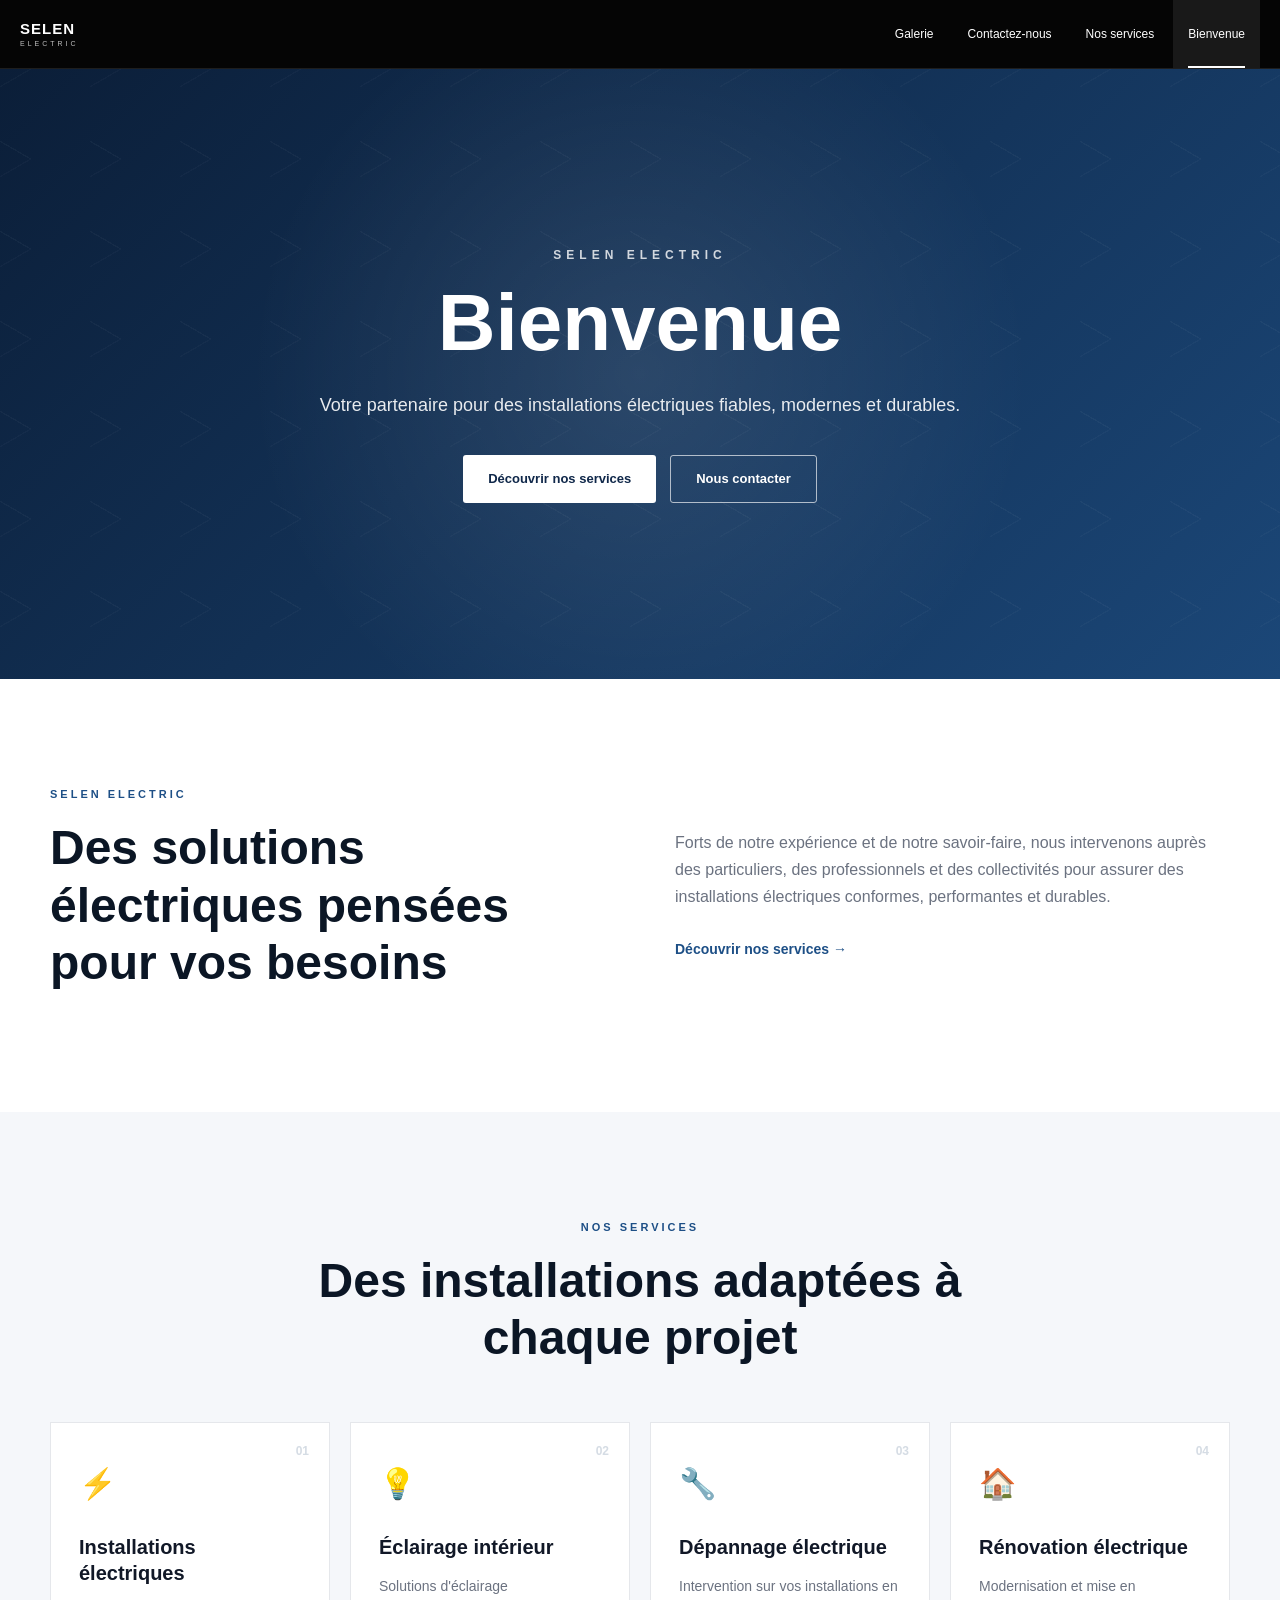
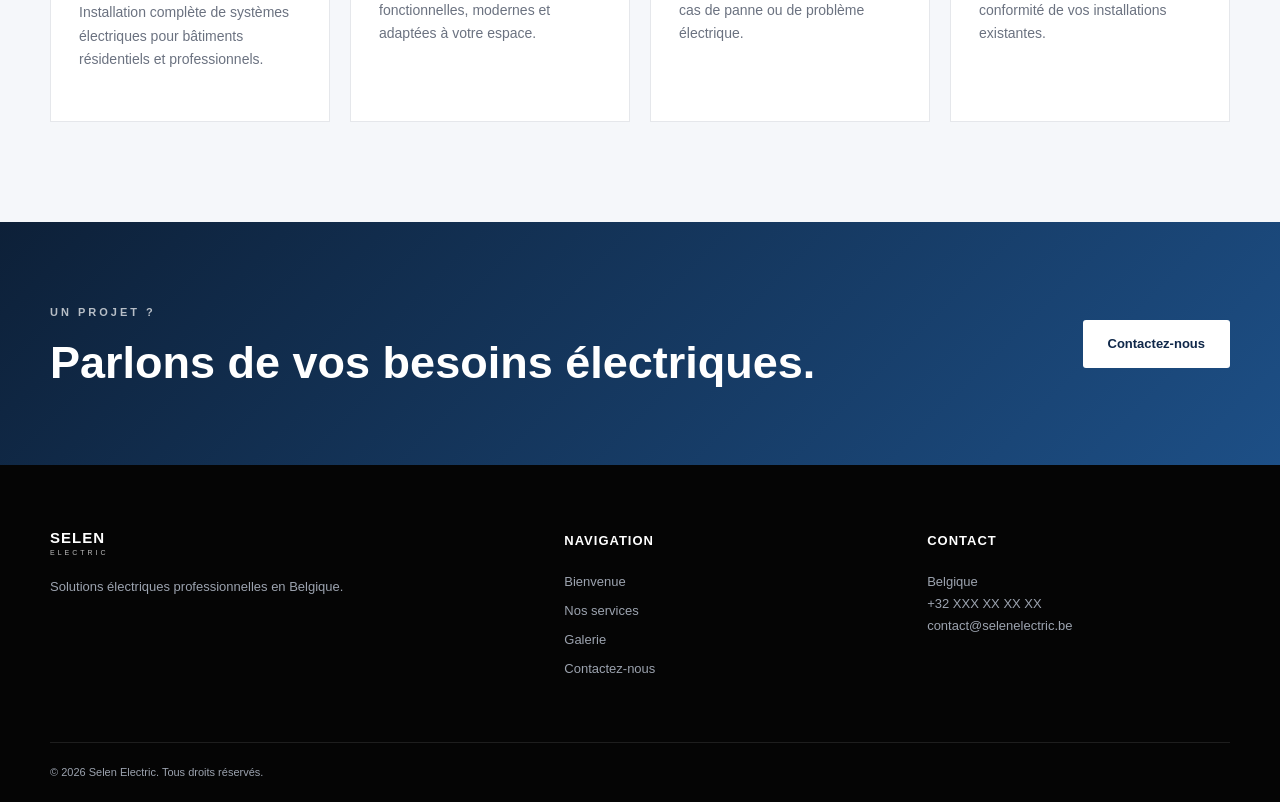
<file: index.html>
<!DOCTYPE html>
<html lang="fr">
<head>
    <meta charset="UTF-8">
    <meta name="viewport" content="width=device-width, initial-scale=1.0">

    <title>Selen Electric | Installations électriques en Belgique</title>

    <meta name="description"
          content="Selen Electric - Services et installations électriques pour particuliers, professionnels et collectivités en Belgique.">

    <link rel="stylesheet" href="style.css">
</head>

<body>

<!-- =========================
     NAVIGATION
========================= -->

<header class="site-header">

    <div class="header-inner">

        <a href="index.html" class="logo">
            <span>SELEN</span>
            <small>ELECTRIC</small>
        </a>

        <button class="menu-toggle" id="menuToggle" aria-label="Ouvrir le menu">
            <span></span>
            <span></span>
            <span></span>
        </button>

        <nav class="navigation" id="navigation">

            <a href="gallery.html">Galerie</a>

            <a href="contact.html">Contactez-nous</a>

            <a href="services.html">Nos services</a>

            <a href="index.html" class="active">Bienvenue</a>

        </nav>

    </div>

</header>


<!-- =========================
     HERO
========================= -->

<section class="hero">

    <div class="hero-pattern"></div>

    <div class="hero-content">

        <p class="hero-label">SELEN ELECTRIC</p>

        <h1>Bienvenue</h1>

        <p class="hero-subtitle">
            Votre partenaire pour des installations électriques
            fiables, modernes et durables.
        </p>

        <div class="hero-buttons">

            <a href="services.html" class="btn btn-primary">
                Découvrir nos services
            </a>

            <a href="contact.html" class="btn btn-outline">
                Nous contacter
            </a>

        </div>

    </div>

</section>


<!-- =========================
     INTRODUCTION
========================= -->

<section class="intro section">

    <div class="container">

        <div class="intro-grid">

            <div>

                <span class="section-label">
                    SELEN ELECTRIC
                </span>

                <h2>
                    Des solutions électriques
                    pensées pour vos besoins
                </h2>

            </div>

            <div>

                <p>
                    Forts de notre expérience et de notre savoir-faire,
                    nous intervenons auprès des particuliers,
                    des professionnels et des collectivités pour
                    assurer des installations électriques conformes,
                    performantes et durables.
                </p>

                <a href="services.html" class="text-link">
                    Découvrir nos services →
                </a>

            </div>

        </div>

    </div>

</section>


<!-- =========================
     SERVICES PREVIEW
========================= -->

<section class="services-preview section section-light">

    <div class="container">

        <div class="section-heading">

            <span class="section-label">
                NOS SERVICES
            </span>

            <h2>
                Des installations adaptées
                à chaque projet
            </h2>

        </div>


        <div class="cards-grid">


            <article class="service-card">

                <div class="card-number">01</div>

                <div class="card-icon">⚡</div>

                <h3>
                    Installations électriques
                </h3>

                <p>
                    Installation complète de systèmes électriques
                    pour bâtiments résidentiels et professionnels.
                </p>

            </article>


            <article class="service-card">

                <div class="card-number">02</div>

                <div class="card-icon">💡</div>

                <h3>
                    Éclairage intérieur
                </h3>

                <p>
                    Solutions d'éclairage fonctionnelles,
                    modernes et adaptées à votre espace.
                </p>

            </article>


            <article class="service-card">

                <div class="card-number">03</div>

                <div class="card-icon">🔧</div>

                <h3>
                    Dépannage électrique
                </h3>

                <p>
                    Intervention sur vos installations en cas
                    de panne ou de problème électrique.
                </p>

            </article>


            <article class="service-card">

                <div class="card-number">04</div>

                <div class="card-icon">🏠</div>

                <h3>
                    Rénovation électrique
                </h3>

                <p>
                    Modernisation et mise en conformité
                    de vos installations existantes.
                </p>

            </article>


        </div>

    </div>

</section>


<!-- =========================
     CTA
========================= -->

<section class="cta">

    <div class="container">

        <div class="cta-content">

            <div>

                <span class="section-label light">
                    UN PROJET ?
                </span>

                <h2>
                    Parlons de vos besoins électriques.
                </h2>

            </div>

            <a href="contact.html" class="btn btn-white">
                Contactez-nous
            </a>

        </div>

    </div>

</section>


<!-- =========================
     FOOTER
========================= -->

<footer class="footer">

    <div class="container">

        <div class="footer-grid">


            <div>

                <a href="index.html" class="logo footer-logo">
                    <span>SELEN</span>
                    <small>ELECTRIC</small>
                </a>

                <p>
                    Solutions électriques professionnelles
                    en Belgique.
                </p>

            </div>


            <div>

                <h4>Navigation</h4>

                <a href="index.html">Bienvenue</a>
                <a href="services.html">Nos services</a>
                <a href="gallery.html">Galerie</a>
                <a href="contact.html">Contactez-nous</a>

            </div>


            <div>

                <h4>Contact</h4>

                <p>Belgique</p>
                <p>+32 XXX XX XX XX</p>
                <p>contact@selenelectric.be</p>

            </div>


        </div>


        <div class="footer-bottom">

            <p>
                © <span id="year"></span> Selen Electric.
                Tous droits réservés.
            </p>

        </div>

    </div>

</footer>


<script src="script.js"></script>

</body>
</html>
</file>
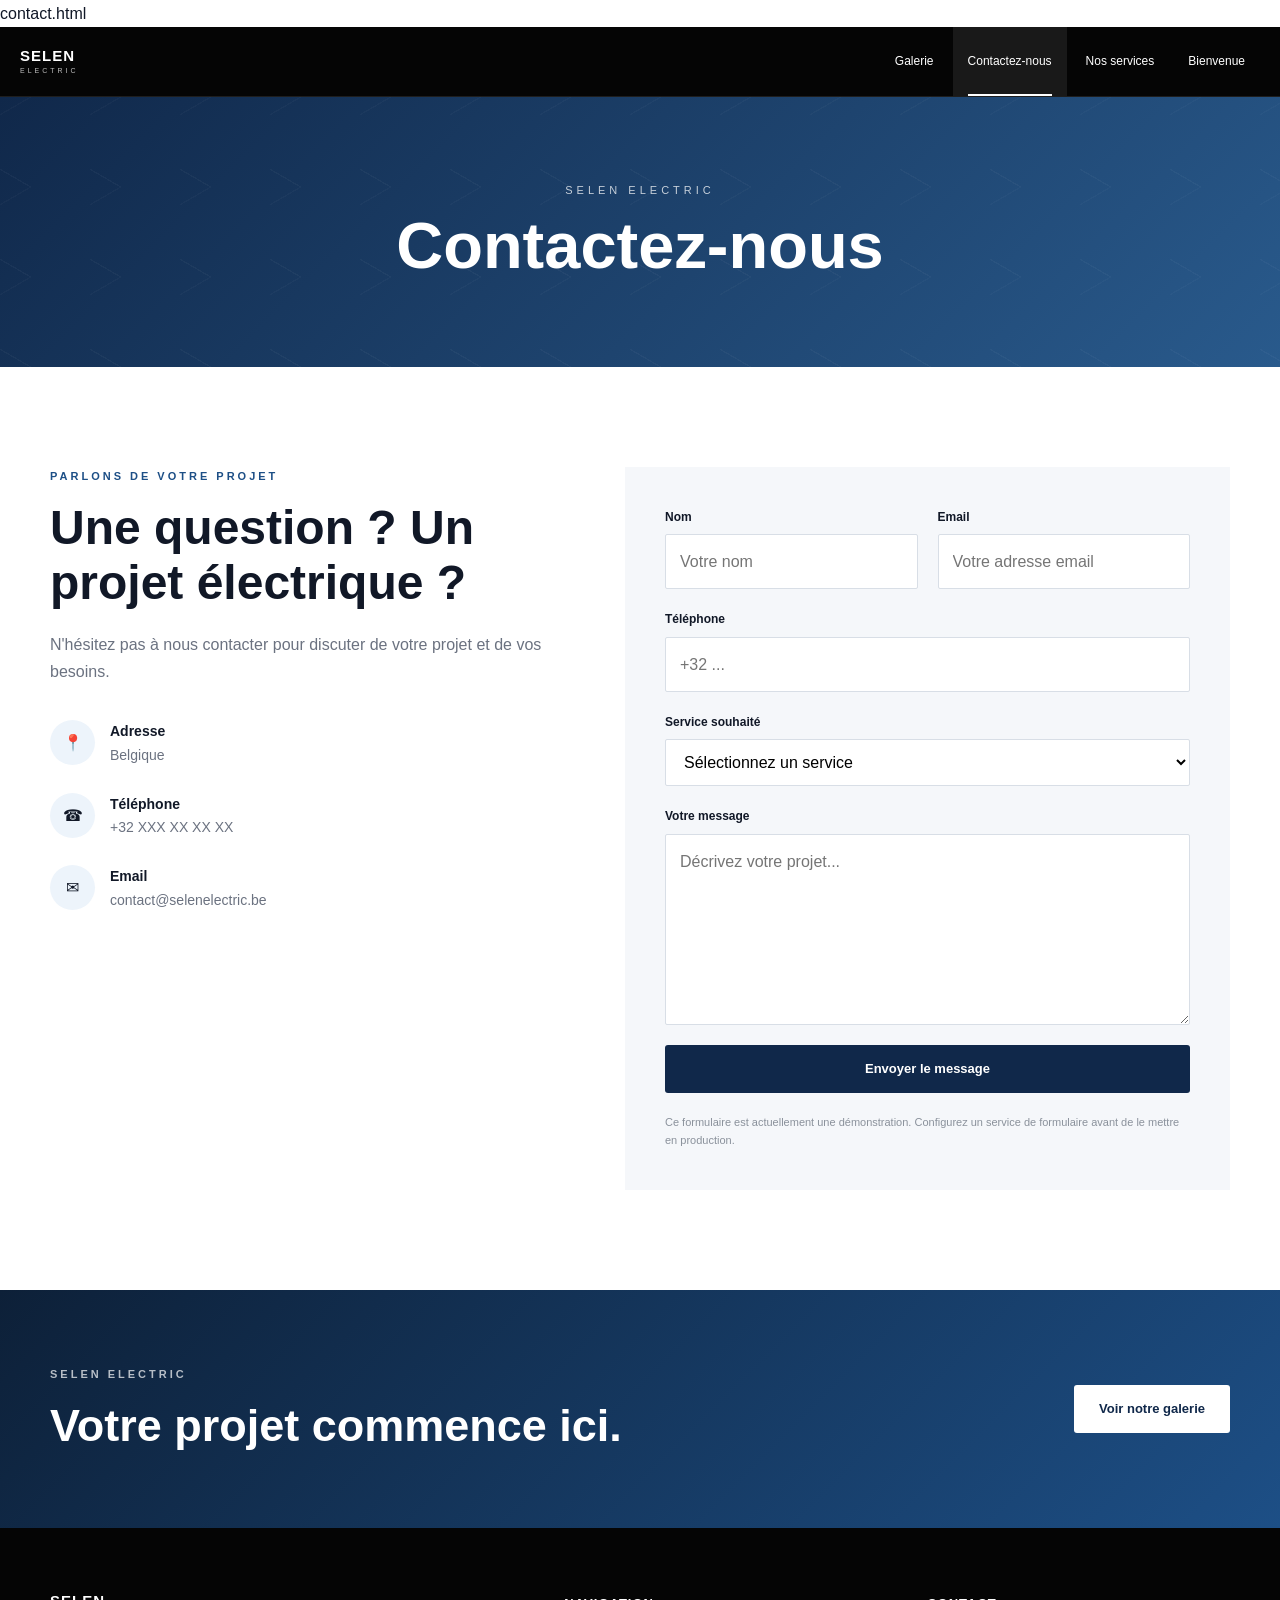
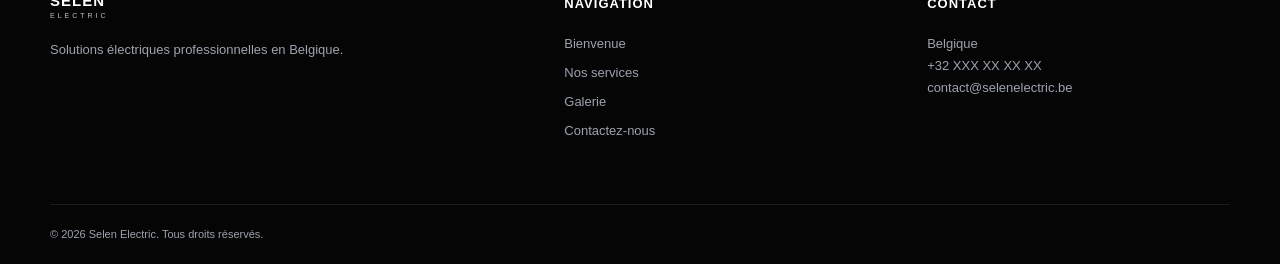
<file: contact.html>
contact.html<!DOCTYPE html>
<html lang="fr">

<head>

    <meta charset="UTF-8">

    <meta name="viewport"
          content="width=device-width, initial-scale=1.0">

    <title>Contactez-nous | Selen Electric</title>

    <meta name="description"
          content="Contactez Selen Electric pour votre projet électrique en Belgique.">

    <link rel="stylesheet" href="style.css">

</head>


<body>


<header class="site-header">

    <div class="header-inner">

        <a href="index.html" class="logo">

            <span>SELEN</span>
            <small>ELECTRIC</small>

        </a>


        <button class="menu-toggle"
                id="menuToggle"
                aria-label="Ouvrir le menu">

            <span></span>
            <span></span>
            <span></span>

        </button>


        <nav class="navigation" id="navigation">

            <a href="gallery.html">
                Galerie
            </a>

            <a href="contact.html" class="active">
                Contactez-nous
            </a>

            <a href="services.html">
                Nos services
            </a>

            <a href="index.html">
                Bienvenue
            </a>

        </nav>

    </div>

</header>


<!-- PAGE BANNER -->

<section class="page-banner">

    <div class="hero-pattern"></div>

    <div class="page-banner-content">

        <span>SELEN ELECTRIC</span>

        <h1>Contactez-nous</h1>

    </div>

</section>


<!-- CONTACT -->

<section class="section">

    <div class="container">

        <div class="contact-grid">


            <!-- INFORMATION -->

            <div class="contact-info">

                <span class="section-label">
                    PARLONS DE VOTRE PROJET
                </span>

                <h2>
                    Une question ?
                    Un projet électrique ?
                </h2>

                <p>
                    N'hésitez pas à nous contacter pour discuter
                    de votre projet et de vos besoins.
                </p>


                <div class="contact-details">


                    <div class="contact-detail">

                        <span class="contact-icon">
                            📍
                        </span>

                        <div>

                            <strong>Adresse</strong>

                            <p>
                                Belgique
                            </p>

                        </div>

                    </div>


                    <div class="contact-detail">

                        <span class="contact-icon">
                            ☎
                        </span>

                        <div>

                            <strong>Téléphone</strong>

                            <p>
                                +32 XXX XX XX XX
                            </p>

                        </div>

                    </div>


                    <div class="contact-detail">

                        <span class="contact-icon">
                            ✉
                        </span>

                        <div>

                            <strong>Email</strong>

                            <p>
                                contact@selenelectric.be
                            </p>

                        </div>

                    </div>


                </div>

            </div>


            <!-- FORM -->

            <div class="contact-form-wrapper">

                <form class="contact-form"
                      id="contactForm">


                    <div class="form-row">

                        <div class="form-group">

                            <label for="name">
                                Nom
                            </label>

                            <input
                                type="text"
                                id="name"
                                name="name"
                                placeholder="Votre nom"
                                required>

                        </div>


                        <div class="form-group">

                            <label for="email">
                                Email
                            </label>

                            <input
                                type="email"
                                id="email"
                                name="email"
                                placeholder="Votre adresse email"
                                required>

                        </div>

                    </div>


                    <div class="form-group">

                        <label for="phone">
                            Téléphone
                        </label>

                        <input
                            type="tel"
                            id="phone"
                            name="phone"
                            placeholder="+32 ...">

                    </div>


                    <div class="form-group">

                        <label for="service">
                            Service souhaité
                        </label>

                        <select id="service"
                                name="service">

                            <option value="">
                                Sélectionnez un service
                            </option>

                            <option>
                                Installation électrique
                            </option>

                            <option>
                                Éclairage
                            </option>

                            <option>
                                Dépannage
                            </option>

                            <option>
                                Rénovation électrique
                            </option>

                            <option>
                                Autre
                            </option>

                        </select>

                    </div>


                    <div class="form-group">

                        <label for="message">
                            Votre message
                        </label>

                        <textarea
                            id="message"
                            name="message"
                            rows="6"
                            placeholder="Décrivez votre projet..."
                            required></textarea>

                    </div>


                    <button type="submit"
                            class="btn btn-primary form-submit">

                        Envoyer le message

                    </button>


                    <p class="form-note">
                        Ce formulaire est actuellement une
                        démonstration. Configurez un service
                        de formulaire avant de le mettre en
                        production.
                    </p>


                </form>

            </div>


        </div>

    </div>

</section>


<!-- CTA -->

<section class="cta">

    <div class="container">

        <div class="cta-content">

            <div>

                <span class="section-label light">
                    SELEN ELECTRIC
                </span>

                <h2>
                    Votre projet commence ici.
                </h2>

            </div>

            <a href="gallery.html"
               class="btn btn-white">

                Voir notre galerie

            </a>

        </div>

    </div>

</section>


<footer class="footer">

    <div class="container">

        <div class="footer-grid">


            <div>

                <a href="index.html"
                   class="logo footer-logo">

                    <span>SELEN</span>
                    <small>ELECTRIC</small>

                </a>

                <p>
                    Solutions électriques professionnelles
                    en Belgique.
                </p>

            </div>


            <div>

                <h4>Navigation</h4>

                <a href="index.html">Bienvenue</a>
                <a href="services.html">Nos services</a>
                <a href="gallery.html">Galerie</a>
                <a href="contact.html">Contactez-nous</a>

            </div>


            <div>

                <h4>Contact</h4>

                <p>Belgique</p>
                <p>+32 XXX XX XX XX</p>
                <p>contact@selenelectric.be</p>

            </div>


        </div>


        <div class="footer-bottom">

            <p>
                © <span id="year"></span> Selen Electric.
                Tous droits réservés.
            </p>

        </div>

    </div>

</footer>


<script src="script.js"></script>

</body>
</html>
</file>
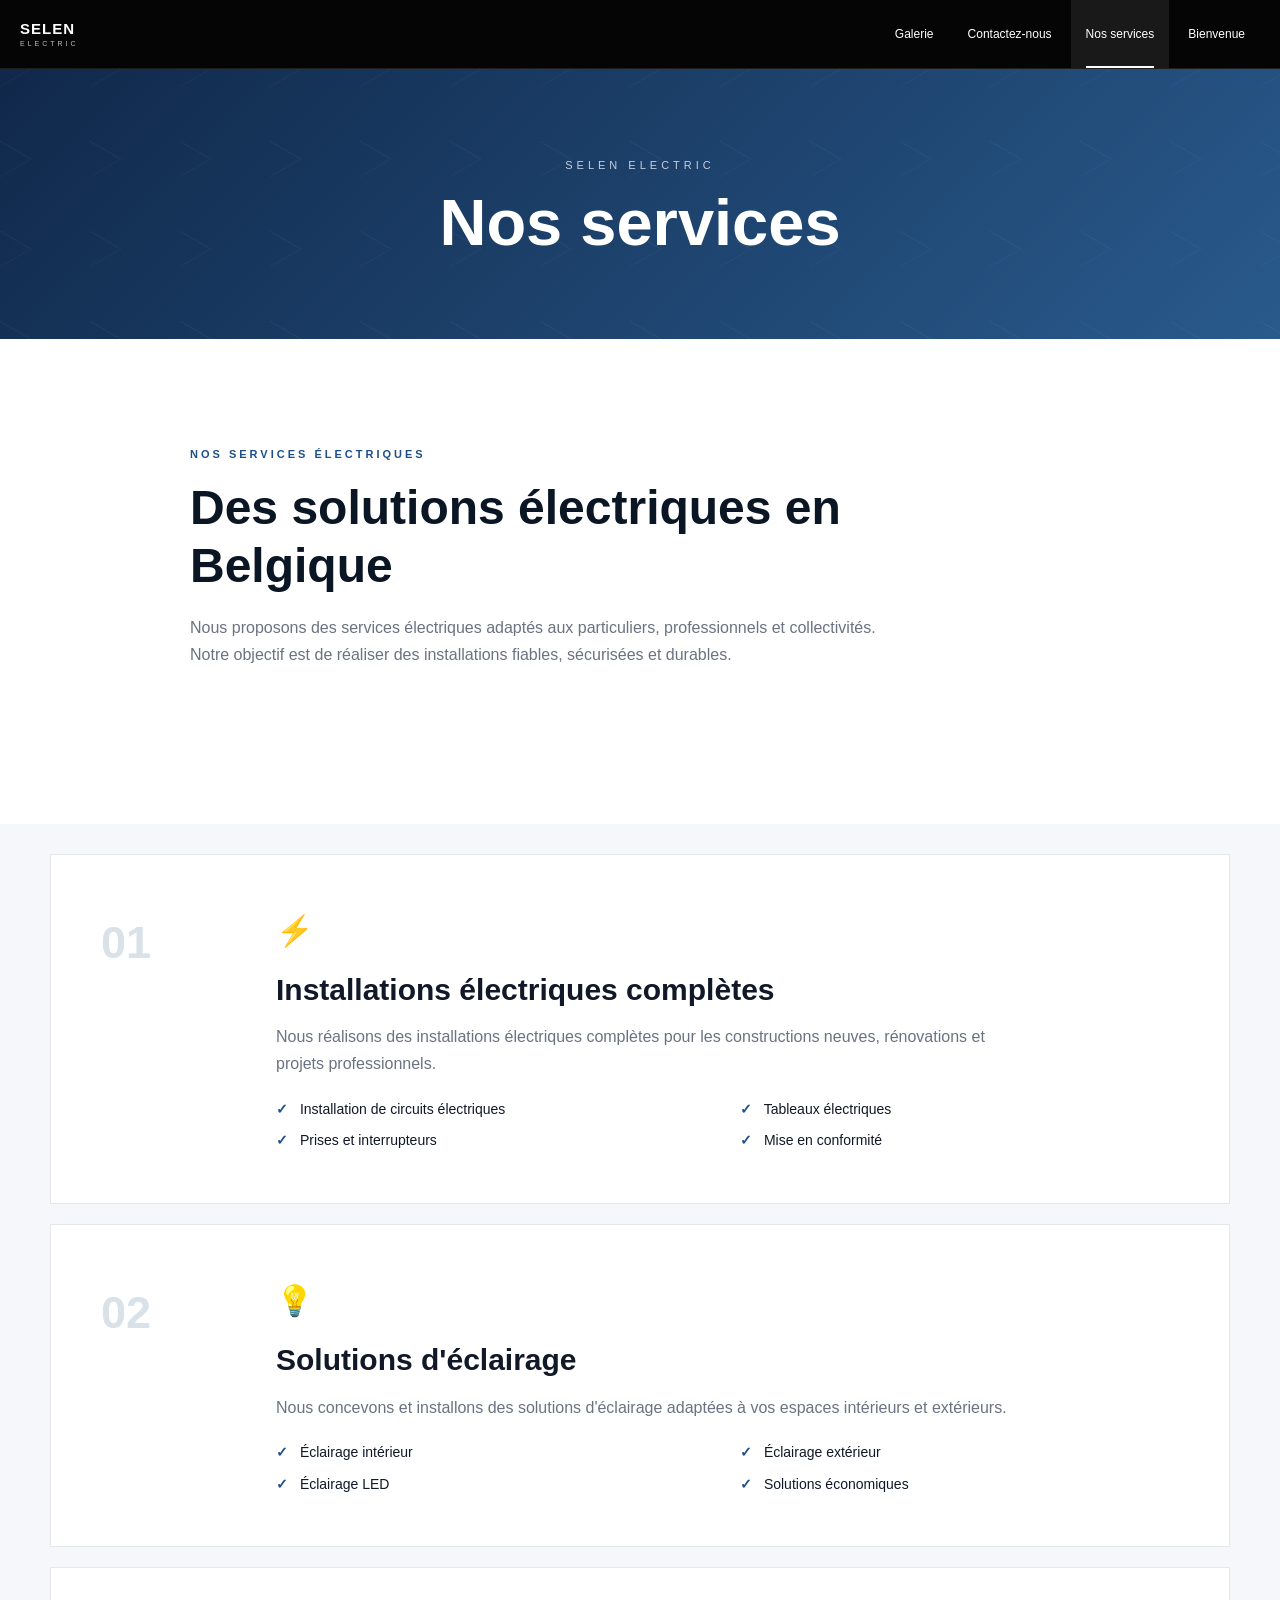
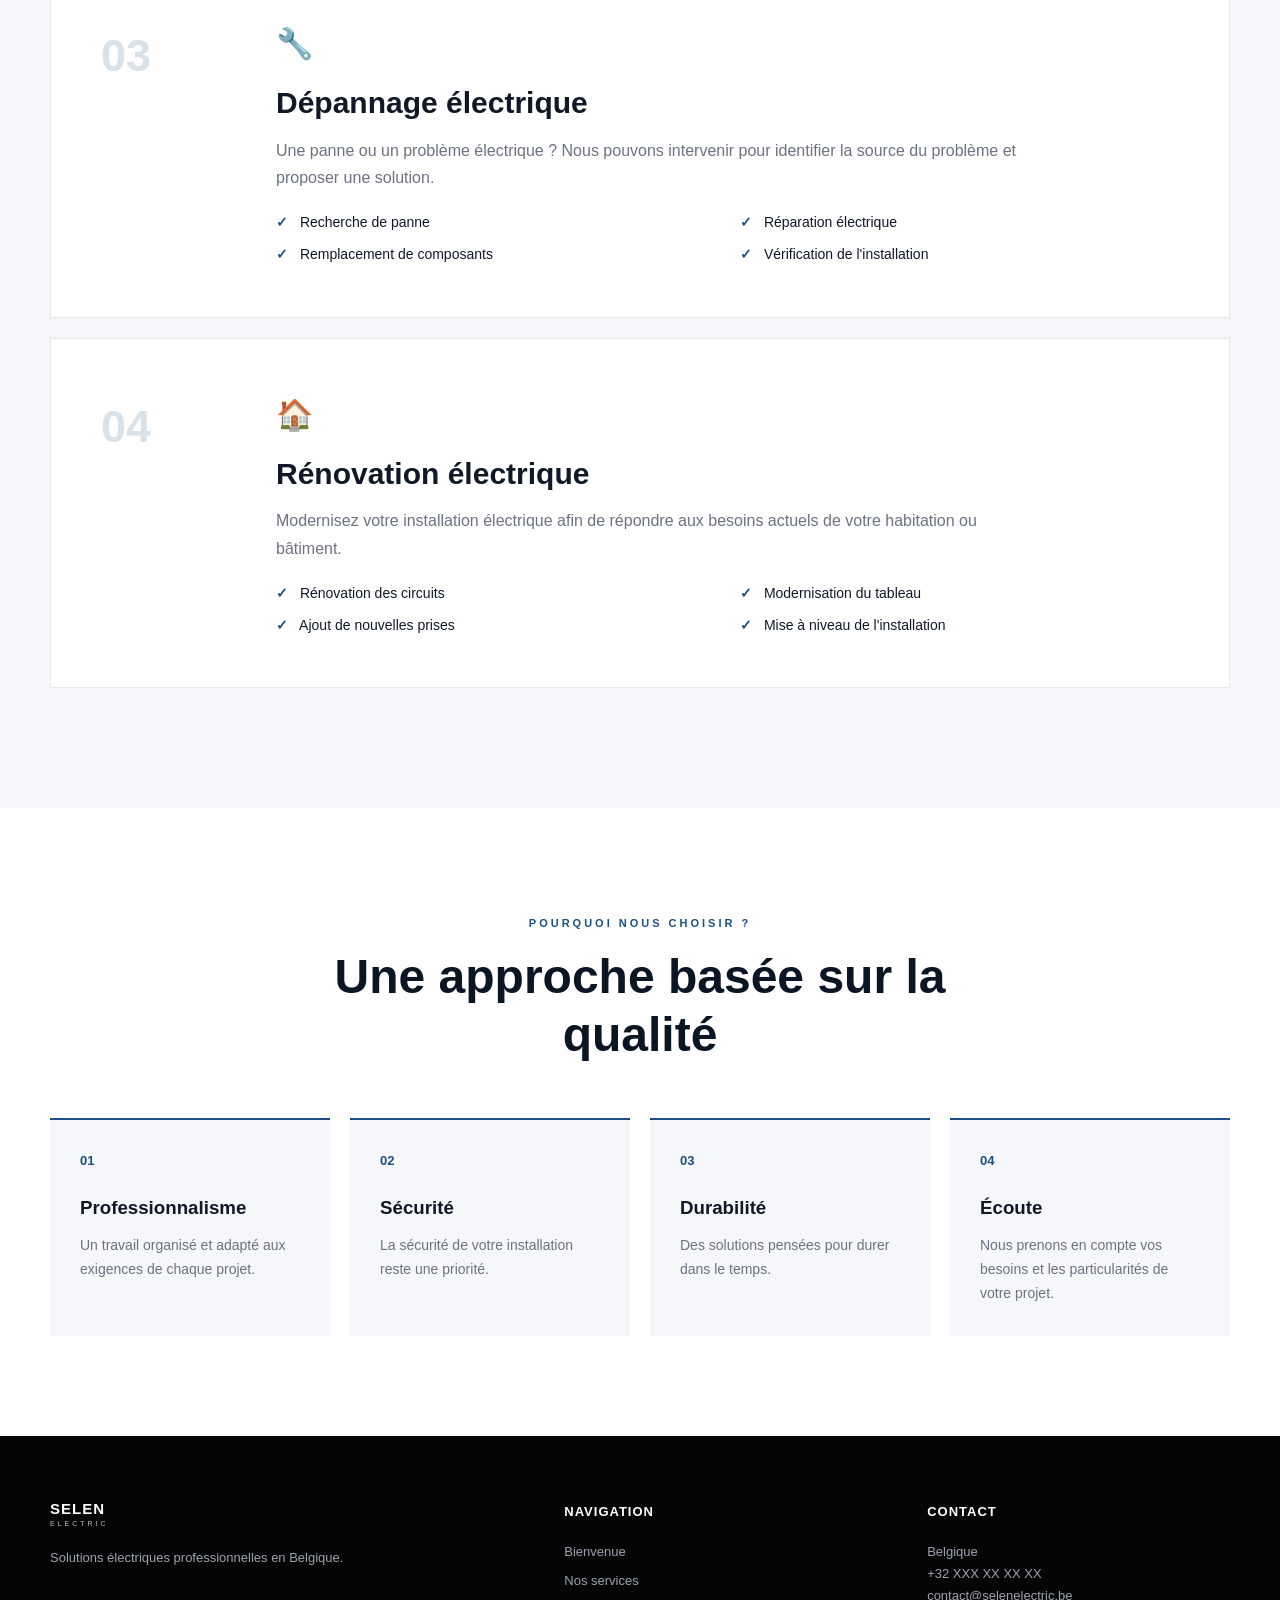
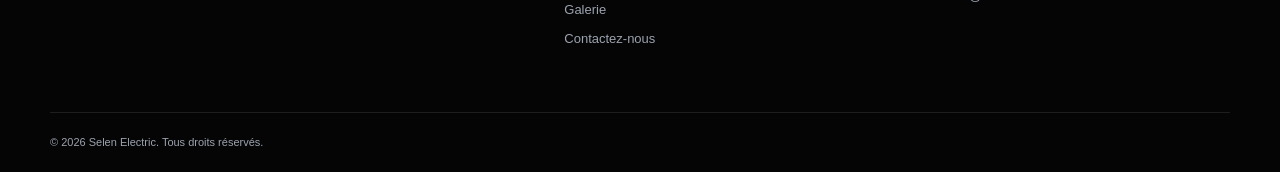
<file: services.html>
<!DOCTYPE html>
<html lang="fr">
<head>

    <meta charset="UTF-8">

    <meta name="viewport"
          content="width=device-width, initial-scale=1.0">

    <title>Nos services | Selen Electric</title>

    <meta name="description"
          content="Découvrez les services électriques proposés par Selen Electric en Belgique.">

    <link rel="stylesheet" href="style.css">

</head>

<body>


<header class="site-header">

    <div class="header-inner">

        <a href="index.html" class="logo">
            <span>SELEN</span>
            <small>ELECTRIC</small>
        </a>


        <button class="menu-toggle"
                id="menuToggle"
                aria-label="Ouvrir le menu">

            <span></span>
            <span></span>
            <span></span>

        </button>


        <nav class="navigation" id="navigation">

            <a href="gallery.html">
                Galerie
            </a>

            <a href="contact.html">
                Contactez-nous
            </a>

            <a href="services.html" class="active">
                Nos services
            </a>

            <a href="index.html">
                Bienvenue
            </a>

        </nav>

    </div>

</header>


<!-- PAGE HEADER -->

<section class="page-banner">

    <div class="hero-pattern"></div>

    <div class="page-banner-content">

        <span>SELEN ELECTRIC</span>

        <h1>Nos services</h1>

    </div>

</section>


<!-- INTRO -->

<section class="section">

    <div class="container narrow">

        <div class="section-heading left">

            <span class="section-label">
                NOS SERVICES ÉLECTRIQUES
            </span>

            <h2>
                Des solutions électriques
                en Belgique
            </h2>

            <p>
                Nous proposons des services électriques adaptés
                aux particuliers, professionnels et collectivités.
                Notre objectif est de réaliser des installations
                fiables, sécurisées et durables.
            </p>

        </div>

    </div>

</section>


<!-- SERVICES -->

<section class="services-list section section-light">

    <div class="container">


        <article class="service-large">

            <div class="service-large-number">
                01
            </div>

            <div class="service-large-content">

                <span class="service-symbol">⚡</span>

                <h2>
                    Installations électriques complètes
                </h2>

                <p>
                    Nous réalisons des installations électriques
                    complètes pour les constructions neuves,
                    rénovations et projets professionnels.
                </p>

                <ul>

                    <li>
                        Installation de circuits électriques
                    </li>

                    <li>
                        Tableaux électriques
                    </li>

                    <li>
                        Prises et interrupteurs
                    </li>

                    <li>
                        Mise en conformité
                    </li>

                </ul>

            </div>

        </article>


        <article class="service-large">

            <div class="service-large-number">
                02
            </div>

            <div class="service-large-content">

                <span class="service-symbol">💡</span>

                <h2>
                    Solutions d'éclairage
                </h2>

                <p>
                    Nous concevons et installons des solutions
                    d'éclairage adaptées à vos espaces intérieurs
                    et extérieurs.
                </p>

                <ul>

                    <li>
                        Éclairage intérieur
                    </li>

                    <li>
                        Éclairage extérieur
                    </li>

                    <li>
                        Éclairage LED
                    </li>

                    <li>
                        Solutions économiques
                    </li>

                </ul>

            </div>

        </article>


        <article class="service-large">

            <div class="service-large-number">
                03
            </div>

            <div class="service-large-content">

                <span class="service-symbol">🔧</span>

                <h2>
                    Dépannage électrique
                </h2>

                <p>
                    Une panne ou un problème électrique ?
                    Nous pouvons intervenir pour identifier
                    la source du problème et proposer une solution.
                </p>

                <ul>

                    <li>
                        Recherche de panne
                    </li>

                    <li>
                        Réparation électrique
                    </li>

                    <li>
                        Remplacement de composants
                    </li>

                    <li>
                        Vérification de l'installation
                    </li>

                </ul>

            </div>

        </article>


        <article class="service-large">

            <div class="service-large-number">
                04
            </div>

            <div class="service-large-content">

                <span class="service-symbol">🏠</span>

                <h2>
                    Rénovation électrique
                </h2>

                <p>
                    Modernisez votre installation électrique
                    afin de répondre aux besoins actuels
                    de votre habitation ou bâtiment.
                </p>

                <ul>

                    <li>
                        Rénovation des circuits
                    </li>

                    <li>
                        Modernisation du tableau
                    </li>

                    <li>
                        Ajout de nouvelles prises
                    </li>

                    <li>
                        Mise à niveau de l'installation
                    </li>

                </ul>

            </div>

        </article>


    </div>

</section>


<!-- WHY US -->

<section class="section">

    <div class="container">

        <div class="section-heading">

            <span class="section-label">
                POURQUOI NOUS CHOISIR ?
            </span>

            <h2>
                Une approche basée sur la qualité
            </h2>

        </div>


        <div class="features-grid">

            <div class="feature">

                <strong>01</strong>

                <h3>
                    Professionnalisme
                </h3>

                <p>
                    Un travail organisé et adapté
                    aux exigences de chaque projet.
                </p>

            </div>


            <div class="feature">

                <strong>02</strong>

                <h3>
                    Sécurité
                </h3>

                <p>
                    La sécurité de votre installation
                    reste une priorité.
                </p>

            </div>


            <div class="feature">

                <strong>03</strong>

                <h3>
                    Durabilité
                </h3>

                <p>
                    Des solutions pensées pour
                    durer dans le temps.
                </p>

            </div>


            <div class="feature">

                <strong>04</strong>

                <h3>
                    Écoute
                </h3>

                <p>
                    Nous prenons en compte vos besoins
                    et les particularités de votre projet.
                </p>

            </div>

        </div>

    </div>

</section>


<footer class="footer">

    <div class="container">

        <div class="footer-grid">

            <div>

                <a href="index.html"
                   class="logo footer-logo">

                    <span>SELEN</span>
                    <small>ELECTRIC</small>

                </a>

                <p>
                    Solutions électriques professionnelles
                    en Belgique.
                </p>

            </div>


            <div>

                <h4>Navigation</h4>

                <a href="index.html">Bienvenue</a>
                <a href="services.html">Nos services</a>
                <a href="gallery.html">Galerie</a>
                <a href="contact.html">Contactez-nous</a>

            </div>


            <div>

                <h4>Contact</h4>

                <p>Belgique</p>
                <p>+32 XXX XX XX XX</p>
                <p>contact@selenelectric.be</p>

            </div>

        </div>


        <div class="footer-bottom">

            <p>
                © <span id="year"></span> Selen Electric.
                Tous droits réservés.
            </p>

        </div>

    </div>

</footer>


<script src="script.js"></script>

</body>
</html>
</file>
<file: style.css>
/* =========================================================
   SELEN ELECTRIC
   MAIN STYLESHEET
========================================================= */


/* =========================================================
   RESET
========================================================= */

* {
    margin: 0;
    padding: 0;
    box-sizing: border-box;
}


html {
    scroll-behavior: smooth;
}


body {
    font-family:
        Arial,
        Helvetica,
        sans-serif;

    color: #111827;

    background: #ffffff;

    line-height: 1.7;

    overflow-x: hidden;
}


img {
    max-width: 100%;
    display: block;
}


button,
input,
textarea,
select {
    font: inherit;
}


a {
    color: inherit;
    text-decoration: none;
}


button {
    border: none;
    cursor: pointer;
}


/* =========================================================
   VARIABLES
========================================================= */

:root {

    --black: #050505;

    --dark: #0b1625;

    --navy: #10284a;

    --blue: #1d4f86;

    --blue-light: #2f6da9;

    --light-blue: #edf4fb;

    --grey: #6b7280;

    --light-grey: #f5f7fa;

    --white: #ffffff;

    --border: #e5e7eb;

    --max-width: 1180px;

}


/* =========================================================
   CONTAINER
========================================================= */

.container {

    width: min(
        calc(100% - 40px),
        var(--max-width)
    );

    margin: 0 auto;

}


.container.narrow {

    max-width: 900px;

}


/* =========================================================
   HEADER
========================================================= */

.site-header {

    position: relative;

    z-index: 100;

    background: #050505;

    color: #ffffff;

    border-bottom: 1px solid rgba(255,255,255,.1);

}


.header-inner {

    width: min(
        calc(100% - 40px),
        1250px
    );

    margin: auto;

    min-height: 68px;

    display: flex;

    align-items: center;

    justify-content: space-between;

    gap: 30px;

}


/* =========================================================
   LOGO
========================================================= */

.logo {

    display: flex;

    flex-direction: column;

    line-height: 1;

    letter-spacing: 1px;

    flex-shrink: 0;

}


.logo span {

    font-size: 15px;

    font-weight: 800;

}


.logo small {

    font-size: 7px;

    letter-spacing: 3px;

    margin-top: 4px;

    opacity: .75;

}


/* =========================================================
   NAVIGATION
========================================================= */

.navigation {

    display: flex;

    align-items: center;

    gap: 4px;

}


.navigation a {

    position: relative;

    color: #ffffff;

    font-size: 12px;

    padding: 24px 15px;

    transition:
        background .25s ease,
        color .25s ease;

}


.navigation a:hover,
.navigation a.active {

    background: rgba(255,255,255,.08);

}


.navigation a.active::after {

    content: "";

    position: absolute;

    bottom: 0;

    left: 15px;

    right: 15px;

    height: 2px;

    background: #ffffff;

}


/* =========================================================
   MOBILE MENU BUTTON
========================================================= */

.menu-toggle {

    display: none;

    width: 42px;

    height: 42px;

    background: transparent;

    flex-direction: column;

    align-items: center;

    justify-content: center;

    gap: 5px;

}


.menu-toggle span {

    display: block;

    width: 24px;

    height: 2px;

    background: #ffffff;

    transition: .3s;

}


/* =========================================================
   HERO
========================================================= */

.hero {

    position: relative;

    min-height: 610px;

    display: flex;

    align-items: center;

    justify-content: center;

    overflow: hidden;

    background:
        linear-gradient(
            135deg,
            #0b1e38,
            #1b4778
        );

    color: #ffffff;

}


/* =========================================================
   GEOMETRIC PATTERN
========================================================= */

.hero-pattern {

    position: absolute;

    inset: 0;

    opacity: .35;

    background-image:

        linear-gradient(
            30deg,
            transparent 12%,
            rgba(255,255,255,.10) 12%,
            rgba(255,255,255,.10) 13%,
            transparent 13%
        ),

        linear-gradient(
            150deg,
            transparent 12%,
            rgba(255,255,255,.08) 12%,
            rgba(255,255,255,.08) 13%,
            transparent 13%
        );

    background-size: 90px 90px;

}


.hero::after {

    content: "";

    position: absolute;

    inset: 0;

    background:
        radial-gradient(
            circle at 50% 50%,
            rgba(255,255,255,.10),
            transparent 55%
        );

}


.hero-content {

    position: relative;

    z-index: 2;

    width: min(
        calc(100% - 40px),
        850px
    );

    text-align: center;

}


.hero-label {

    font-size: 12px;

    letter-spacing: 5px;

    font-weight: 700;

    opacity: .8;

    margin-bottom: 15px;

}


.hero h1 {

    font-size: clamp(
        45px,
        7vw,
        80px
    );

    line-height: 1.05;

    margin-bottom: 25px;

    font-weight: 800;

}


.hero-subtitle {

    max-width: 650px;

    margin: auto;

    font-size: 18px;

    opacity: .9;

}


.hero-buttons {

    margin-top: 35px;

    display: flex;

    justify-content: center;

    gap: 14px;

    flex-wrap: wrap;

}


/* =========================================================
   PAGE BANNER
========================================================= */

.page-banner {

    position: relative;

    min-height: 270px;

    display: flex;

    align-items: center;

    justify-content: center;

    overflow: hidden;

    background:
        linear-gradient(
            135deg,
            #10284a,
            #295a8c
        );

    color: #ffffff;

}


.page-banner-content {

    position: relative;

    z-index: 2;

    text-align: center;

}


.page-banner-content span {

    font-size: 11px;

    letter-spacing: 4px;

    opacity: .75;

}


.page-banner h1 {

    font-size: clamp(
        40px,
        6vw,
        65px
    );

    line-height: 1.1;

    margin-top: 10px;

}


/* =========================================================
   BUTTONS
========================================================= */

.btn {

    display: inline-flex;

    align-items: center;

    justify-content: center;

    min-height: 48px;

    padding: 0 25px;

    font-size: 13px;

    font-weight: 700;

    border-radius: 3px;

    transition:
        transform .2s ease,
        background .2s ease,
        color .2s ease;

}


.btn:hover {

    transform: translateY(-2px);

}


.btn-primary {

    background: #ffffff;

    color: #10284a;

}


.btn-primary:hover {

    background: #e8f1fa;

}


.btn-outline {

    color: #ffffff;

    border: 1px solid rgba(255,255,255,.65);

}


.btn-outline:hover {

    background: #ffffff;

    color: #10284a;

}


.btn-white {

    background: #ffffff;

    color: #10284a;

}


.btn-white:hover {

    background: #edf4fb;

}


/* =========================================================
   SECTIONS
========================================================= */

.section {

    padding: 100px 0;

}


.section-light {

    background: var(--light-grey);

}


.section-label {

    display: inline-block;

    font-size: 11px;

    font-weight: 800;

    letter-spacing: 3px;

    color: var(--blue);

    margin-bottom: 15px;

}


.section-label.light {

    color: rgba(255,255,255,.7);

}


.section-heading {

    max-width: 760px;

    margin: 0 auto 55px;

    text-align: center;

}


.section-heading.left {

    text-align: left;

    margin-left: 0;

}


.section-heading h2,
.intro h2 {

    font-size: clamp(
        30px,
        4vw,
        48px
    );

    line-height: 1.2;

    color: var(--dark);

    margin-bottom: 20px;

}


.section-heading p {

    color: var(--grey);

    max-width: 720px;

}


/* =========================================================
   INTRO
========================================================= */

.intro-grid {

    display: grid;

    grid-template-columns:
        1fr 1fr;

    gap: 70px;

    align-items: center;

}


.intro-grid p {

    color: var(--grey);

    font-size: 16px;

    margin-bottom: 25px;

}


.text-link {

    color: var(--blue);

    font-weight: 700;

    font-size: 14px;

}


.text-link:hover {

    text-decoration: underline;

}


/* =========================================================
   SERVICE CARDS
========================================================= */

.cards-grid {

    display: grid;

    grid-template-columns:
        repeat(4, 1fr);

    gap: 20px;

}


.service-card {

    position: relative;

    background: #ffffff;

    border: 1px solid var(--border);

    padding: 35px 28px;

    min-height: 300px;

    overflow: hidden;

    transition:
        transform .25s ease,
        box-shadow .25s ease;

}


.service-card:hover {

    transform: translateY(-6px);

    box-shadow:
        0 20px 50px rgba(10,30,60,.1);

}


.card-number {

    position: absolute;

    top: 18px;

    right: 20px;

    font-size: 12px;

    font-weight: 800;

    color: #d5dce4;

}


.card-icon {

    font-size: 30px;

    margin-bottom: 25px;

}


.service-card h3 {

    font-size: 20px;

    line-height: 1.3;

    margin-bottom: 15px;

}


.service-card p {

    color: var(--grey);

    font-size: 14px;

}


/* =========================================================
   CTA
========================================================= */

.cta {

    background:
        linear-gradient(
            135deg,
            #0d2038,
            #1d4f86
        );

    color: #ffffff;

    padding: 75px 0;

}


.cta-content {

    display: flex;

    align-items: center;

    justify-content: space-between;

    gap: 30px;

}


.cta h2 {

    font-size: clamp(
        30px,
        4vw,
        45px
    );

    line-height: 1.2;

}


/* =========================================================
   SERVICES PAGE
========================================================= */

.services-list {

    padding-top: 30px;

}


.service-large {

    display: grid;

    grid-template-columns: 130px 1fr;

    gap: 45px;

    background: #ffffff;

    border: 1px solid var(--border);

    padding: 50px;

    margin-bottom: 20px;

}


.service-large-number {

    font-size: 45px;

    font-weight: 800;

    color: #d9e1e9;

}


.service-symbol {

    font-size: 30px;

    display: block;

    margin-bottom: 15px;

}


.service-large-content h2 {

    font-size: 30px;

    line-height: 1.25;

    margin-bottom: 15px;

}


.service-large-content p {

    color: var(--grey);

    max-width: 750px;

    margin-bottom: 20px;

}


.service-large-content ul {

    list-style: none;

    display: grid;

    grid-template-columns:
        repeat(2, 1fr);

    gap: 8px 25px;

}


.service-large-content li {

    font-size: 14px;

}


.service-large-content li::before {

    content: "✓";

    color: var(--blue);

    font-weight: 800;

    margin-right: 8px;

}


/* =========================================================
   FEATURES
========================================================= */

.features-grid {

    display: grid;

    grid-template-columns:
        repeat(4, 1fr);

    gap: 20px;

}


.feature {

    padding: 30px;

    border-top: 2px solid var(--blue);

    background: var(--light-grey);

}


.feature strong {

    display: block;

    font-size: 13px;

    color: var(--blue);

    margin-bottom: 20px;

}


.feature h3 {

    margin-bottom: 10px;

}


.feature p {

    color: var(--grey);

    font-size: 14px;

}


/* =========================================================
   GALLERY
========================================================= */

.gallery-grid {

    display: grid;

    grid-template-columns:
        repeat(3, 1fr);

    gap: 18px;

}


.gallery-item {

    position: relative;

    width: 100%;

    height: 320px;

    overflow: hidden;

    background: #dce5ef;

    padding: 0;

}


.gallery-item img {

    width: 100%;

    height: 100%;

    object-fit: cover;

    transition:
        transform .5s ease;

}


.gallery-item:hover img {

    transform: scale(1.07);

}


.gallery-overlay {

    position: absolute;

    inset: auto 0 0 0;

    padding: 25px 20px;

    text-align: left;

    color: #ffffff;

    font-weight: 700;

    font-size: 13px;

    background:
        linear-gradient(
            transparent,
            rgba(0,0,0,.75)
        );

    opacity: 0;

    transition: opacity .3s ease;

}


.gallery-item:hover .gallery-overlay {

    opacity: 1;

}


/* =========================================================
   LIGHTBOX
========================================================= */

.lightbox {

    position: fixed;

    inset: 0;

    z-index: 1000;

    background: rgba(0,0,0,.92);

    display: none;

    align-items: center;

    justify-content: center;

    padding: 30px;

}


.lightbox.open {

    display: flex;

}


.lightbox img {

    max-width: 90vw;

    max-height: 85vh;

    object-fit: contain;

}


.lightbox-close {

    position: absolute;

    top: 20px;

    right: 30px;

    background: transparent;

    color: #ffffff;

    font-size: 45px;

    line-height: 1;

}


/* =========================================================
   CONTACT
========================================================= */

.contact-grid {

    display: grid;

    grid-template-columns:
        .9fr 1.1fr;

    gap: 80px;

    align-items: start;

}


.contact-info h2 {

    font-size: clamp(
        32px,
        4vw,
        48px
    );

    line-height: 1.15;

    margin-bottom: 20px;

}


.contact-info > p {

    color: var(--grey);

    margin-bottom: 35px;

}


.contact-details {

    display: grid;

    gap: 25px;

}


.contact-detail {

    display: flex;

    gap: 15px;

    align-items: flex-start;

}


.contact-icon {

    width: 45px;

    height: 45px;

    flex-shrink: 0;

    display: flex;

    align-items: center;

    justify-content: center;

    background: var(--light-blue);

    border-radius: 50%;

}


.contact-detail strong {

    font-size: 14px;

}


.contact-detail p {

    color: var(--grey);

    font-size: 14px;

}


/* =========================================================
   CONTACT FORM
========================================================= */

.contact-form-wrapper {

    background: var(--light-grey);

    padding: 40px;

}


.contact-form {

    display: grid;

    gap: 20px;

}


.form-row {

    display: grid;

    grid-template-columns:
        1fr 1fr;

    gap: 20px;

}


.form-group {

    display: flex;

    flex-direction: column;

    gap: 7px;

}


.form-group label {

    font-size: 12px;

    font-weight: 700;

}


.form-group input,
.form-group textarea,
.form-group select {

    width: 100%;

    border: 1px solid #d8dee6;

    background: #ffffff;

    padding: 13px 14px;

    outline: none;

    border-radius: 2px;

    transition: border .2s;

}


.form-group textarea {

    resize: vertical;

}


.form-group input:focus,
.form-group textarea:focus,
.form-group select:focus {

    border-color: var(--blue);

}


.form-submit {

    background: var(--navy);

    color: #ffffff;

    border: none;

}


.form-submit:hover {

    background: var(--blue);

}


.form-note {

    color: #8a919b;

    font-size: 11px;

}


/* =========================================================
   FOOTER
========================================================= */

.footer {

    background: #050505;

    color: #ffffff;

    padding: 65px 0 0;

}


.footer-grid {

    display: grid;

    grid-template-columns:
        1.5fr 1fr 1fr;

    gap: 60px;

    padding-bottom: 55px;

}


.footer-logo {

    margin-bottom: 20px;

}


.footer p {

    color: #9ca3af;

    font-size: 13px;

}


.footer h4 {

    margin-bottom: 18px;

    font-size: 13px;

    text-transform: uppercase;

    letter-spacing: 1px;

}


.footer-grid > div:nth-child(2) a {

    display: block;

    color: #9ca3af;

    font-size: 13px;

    margin-bottom: 7px;

}


.footer-grid > div:nth-child(2) a:hover {

    color: #ffffff;

}


.footer-bottom {

    border-top: 1px solid rgba(255,255,255,.1);

    padding: 20px 0;

}


.footer-bottom p {

    font-size: 11px;

}


/* =========================================================
   RESPONSIVE TABLET
========================================================= */

@media (max-width: 950px) {


    .cards-grid {

        grid-template-columns:
            repeat(2, 1fr);

    }


    .features-grid {

        grid-template-columns:
            repeat(2, 1fr);

    }


    .gallery-grid {

        grid-template-columns:
            repeat(2, 1fr);

    }


    .intro-grid {

        gap: 40px;

    }


    .contact-grid {

        gap: 40px;

    }

}


/* =========================================================
   RESPONSIVE MOBILE
========================================================= */

@media (max-width: 720px) {


    .header-inner {

        min-height: 64px;

    }


    .menu-toggle {

        display: flex;

    }


    .navigation {

        position: absolute;

        top: 64px;

        left: 0;

        right: 0;

        background: #050505;

        display: none;

        flex-direction: column;

        align-items: stretch;

        border-top: 1px solid rgba(255,255,255,.1);

    }


    .navigation.open {

        display: flex;

    }


    .navigation a {

        padding: 17px 25px;

        border-bottom:
            1px solid rgba(255,255,255,.08);

    }


    .navigation a.active::after {

        display: none;

    }


    .hero {

        min-height: 550px;

    }


    .hero-subtitle {

        font-size: 16px;

    }


    .section {

        padding: 70px 0;

    }


    .intro-grid {

        grid-template-columns: 1fr;

        gap: 25px;

    }


    .cards-grid {

        grid-template-columns: 1fr;

    }


    .features-grid {

        grid-template-columns: 1fr;

    }


    .gallery-grid {

        grid-template-columns: 1fr;

    }


    .gallery-item {

        height: 280px;

    }


    .cta-content {

        flex-direction: column;

        align-items: flex-start;

    }


    .service-large {

        grid-template-columns: 1fr;

        gap: 10px;

        padding: 30px;

    }


    .service-large-number {

        font-size: 30px;

    }


    .service-large-content h2 {

        font-size: 25px;

    }


    .service-large-content ul {

        grid-template-columns: 1fr;

    }


    .contact-grid {

        grid-template-columns: 1fr;

        gap: 50px;

    }


    .form-row {

        grid-template-columns: 1fr;

    }


    .contact-form-wrapper {

        padding: 25px;

    }


    .footer-grid {

        grid-template-columns: 1fr;

        gap: 35px;

    }

}


/* =========================================================
   SMALL MOBILE
========================================================= */

@media (max-width: 420px) {


    .container {

        width: min(
            calc(100% - 28px),
            var(--max-width)
        );

    }


    .hero h1 {

        font-size: 42px;

    }


    .hero-buttons {

        flex-direction: column;

        width: 100%;

    }


    .hero-buttons .btn {

        width: 100%;

    }


    .page-banner {

        min-height: 230px;

    }


    .section-heading h2,
    .intro h2 {

        font-size: 32px;

    }

}
</file>
